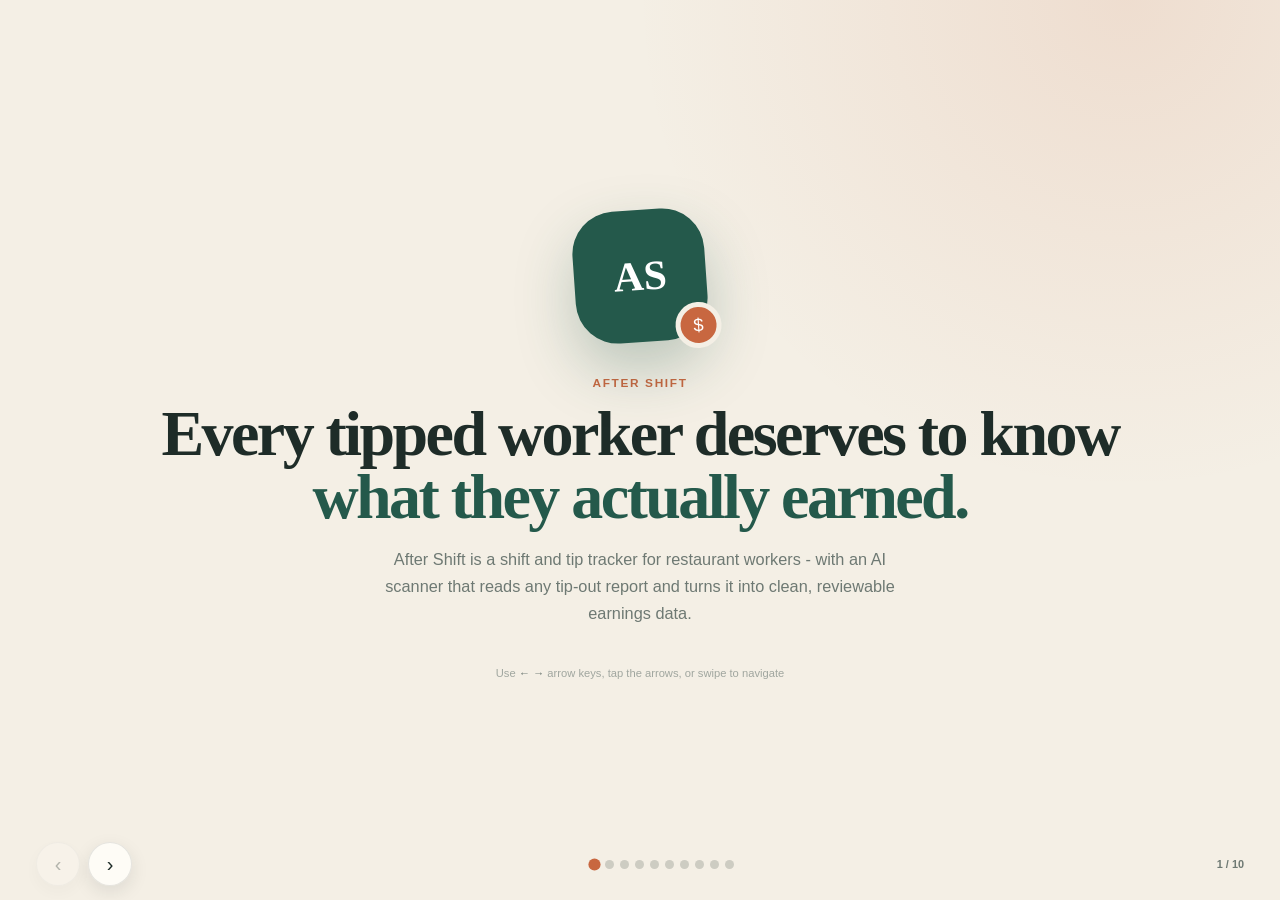
<file: investor-deck.html>
<!doctype html>
<html lang="en">
  <head>
    <meta charset="UTF-8" />
    <meta name="viewport" content="width=device-width, initial-scale=1, viewport-fit=cover" />
    <meta name="theme-color" content="#f4efe5" />
    <title>After Shift - Investor Presentation</title>
    <style>
      :root {
        color-scheme: light;
        --ink: #1e2c28;
        --muted: #6e7973;
        --cream: #f4efe5;
        --paper: #fffdf8;
        --green: #24594b;
        --green-light: #d9e9df;
        --rust: #c86740;
        --line: rgba(30, 44, 40, 0.11);
        font-family: Inter, ui-sans-serif, -apple-system, BlinkMacSystemFont, "SF Pro Display", "Segoe UI", sans-serif;
      }

      * { box-sizing: border-box; }
      html, body { height: 100%; }
      body { overflow: hidden; margin: 0; background: radial-gradient(circle at 88% 0%, rgba(200,103,64,.13), transparent 34%), var(--cream); color: var(--ink); }
      button { color: inherit; font: inherit; }

      .deck { position: relative; height: 100dvh; }
      .slide { position: absolute; inset: 0; display: grid; place-items: center; visibility: hidden; opacity: 0; padding: clamp(20px, 4vw, 56px); transition: opacity .38s ease; overflow-y: auto; }
      .slide.active { visibility: visible; opacity: 1; }
      .slide-inner { display: grid; width: min(100%, 1060px); gap: clamp(22px, 4vw, 54px); grid-template-columns: 1fr; align-items: center; animation: slideIn .5s cubic-bezier(.22,.9,.36,1) both; }
      .slide.active .slide-inner { animation: slideIn .5s cubic-bezier(.22,.9,.36,1) both; }
      @keyframes slideIn { from { opacity: 0; transform: translateY(18px); } }
      @media (min-width: 880px) { .slide-inner.split { grid-template-columns: 1.05fr .95fr; } }

      .eyebrow { margin: 0 0 12px; color: var(--rust); font-size: clamp(.62rem, 1.3vw, .74rem); font-weight: 850; letter-spacing: .14em; }
      h1 { margin: 0 0 18px; font-family: Georgia, serif; font-size: clamp(2.1rem, 5.4vw, 4rem); line-height: .99; letter-spacing: -.04em; }
      h1 em { color: var(--green); font-style: normal; }
      .lead { max-width: 520px; margin: 0; color: var(--muted); font-size: clamp(.86rem, 1.7vw, 1.02rem); line-height: 1.65; }
      .lead b { color: var(--ink); }
      .footnote { margin: 18px 0 0; color: #a0a69f; font-size: .66rem; line-height: 1.5; }

      .title-card { text-align: center; }
      .title-card .lead { margin: 0 auto; }
      .brand-mark { position: relative; display: grid; width: clamp(96px, 14vw, 132px); height: clamp(96px, 14vw, 132px); place-items: center; margin: 0 auto 34px; border-radius: 32%; background: var(--green); box-shadow: 0 26px 60px rgba(36,89,75,.28); color: white; transform: rotate(-4deg); }
      .brand-mark strong { font-family: Georgia, serif; font-size: clamp(1.9rem, 4vw, 2.6rem); }
      .brand-mark span { position: absolute; right: -12px; bottom: -10px; display: grid; width: clamp(36px, 5vw, 46px); height: clamp(36px, 5vw, 46px); place-items: center; border: 5px solid var(--cream); border-radius: 50%; background: var(--rust); font-size: clamp(.9rem, 2vw, 1.15rem); }
      .press-hint { margin-top: 40px; color: #a0a69f; font-size: .7rem; }
      .press-hint b { color: var(--muted); }

      .stat-row { display: grid; gap: 12px; margin-top: 28px; grid-template-columns: repeat(auto-fit, minmax(150px, 1fr)); }
      .stat-card { padding: 18px 16px; border: 1px solid var(--line); border-radius: 20px; background: rgba(255,253,248,.85); }
      .stat-card strong { display: block; margin-bottom: 5px; color: var(--green); font-family: Georgia, serif; font-size: clamp(1.3rem, 2.6vw, 1.75rem); letter-spacing: -.02em; }
      .stat-card span { color: var(--muted); font-size: .7rem; line-height: 1.45; }

      .feature-list { display: grid; gap: 11px; margin-top: 26px; }
      .feature-item { display: grid; grid-template-columns: 42px 1fr; gap: 13px; align-items: center; padding: 12px 14px; border: 1px solid var(--line); border-radius: 17px; background: rgba(255,253,248,.85); text-align: left; }
      .feature-item i { display: grid; width: 40px; height: 40px; place-items: center; border-radius: 13px; background: var(--green-light); color: var(--green); font-style: normal; font-size: .95rem; font-weight: 800; }
      .feature-item i.accent { background: #fae3d5; color: var(--rust); }
      .feature-item strong, .feature-item small { display: block; }
      .feature-item strong { font-size: .84rem; }
      .feature-item small { margin-top: 2px; color: var(--muted); font-size: .68rem; line-height: 1.4; }

      .phone { width: min(100%, 320px); justify-self: center; overflow: hidden; border: 7px solid #23312d; border-radius: 44px; background: var(--cream); box-shadow: 0 32px 70px rgba(30,44,40,.26); }
      .phone-screen { padding: 22px 16px 20px; }
      .mini-eyebrow { margin: 0 0 3px; color: var(--rust); font-size: .5rem; font-weight: 850; letter-spacing: .12em; }
      .mini-title { margin: 0 0 14px; font-family: Georgia, serif; font-size: 1.15rem; letter-spacing: -.02em; }
      .hero-mini { padding: 16px; border-radius: 20px; background: var(--green); box-shadow: 0 12px 26px rgba(36,89,75,.2); color: white; }
      .hero-mini small { display: block; color: rgba(255,255,255,.65); font-size: .55rem; font-weight: 700; letter-spacing: .04em; }
      .hero-mini strong { display: block; margin: 6px 0 2px; font-size: 1.9rem; font-weight: 780; letter-spacing: -.05em; }
      .hero-mini em { display: block; margin-bottom: 12px; color: rgba(255,255,255,.68); font-size: .6rem; font-style: normal; }
      .hero-track { height: 4px; overflow: hidden; border-radius: 8px; background: rgba(255,255,255,.16); }
      .hero-track b { display: block; width: 72%; height: 100%; border-radius: inherit; background: #f2b88f; }
      .mini-metrics { display: grid; grid-template-columns: 1fr 1fr; gap: 7px; margin-top: 10px; }
      .mini-metric { padding: 10px 11px; border: 1px solid var(--line); border-radius: 14px; background: rgba(255,253,248,.9); }
      .mini-metric small { display: block; margin-bottom: 3px; color: var(--muted); font-size: .52rem; }
      .mini-metric strong { font-size: .8rem; }
      .mini-shift { display: grid; grid-template-columns: 34px 1fr auto; gap: 9px; align-items: center; margin-top: 10px; padding: 10px; border: 1px solid var(--line); border-radius: 15px; background: rgba(255,253,248,.9); }
      .mini-date { padding: 5px 2px; border-radius: 9px; background: var(--green-light); color: var(--green); text-align: center; }
      .mini-date span { display: block; font-size: .42rem; font-weight: 850; letter-spacing: .07em; }
      .mini-date strong { display: block; font-size: .78rem; }
      .mini-shift-info strong { display: block; font-size: .68rem; }
      .mini-chips { display: flex; flex-wrap: wrap; gap: 3px; margin-top: 4px; }
      .mini-chips span { padding: 2px 5px; border-radius: 6px; background: rgba(30,44,40,.06); color: var(--muted); font-size: .46rem; font-weight: 750; white-space: nowrap; }
      .mini-earned { text-align: right; }
      .mini-earned small { display: block; color: var(--muted); font-size: .42rem; letter-spacing: .05em; }
      .mini-earned strong { color: var(--green); font-size: .76rem; }

      .scan-demo { position: relative; margin-top: 12px; padding: 18px 16px 16px; border-radius: 20px; background: var(--paper); border: 1px solid var(--line); text-align: center; }
      .scan-doc { position: relative; width: 64px; height: 78px; overflow: hidden; margin: 4px auto 12px; color: var(--green); }
      .scan-doc svg { width: 100%; height: 100%; fill: var(--green-light); stroke: currentColor; stroke-linecap: round; stroke-linejoin: round; stroke-width: 2; }
      .scan-doc i { position: absolute; right: 8px; left: 8px; height: 3px; border-radius: 3px; background: var(--rust); box-shadow: 0 0 10px rgba(200,103,64,.7); animation: sweep 1.9s ease-in-out infinite; }
      @keyframes sweep { 0%, 100% { top: 12px; opacity: .5; } 50% { top: 60px; opacity: 1; } }
      .scan-demo p { margin: 0; color: var(--muted); font-size: .62rem; }
      .scan-demo strong { display: block; margin-bottom: 3px; font-family: Georgia, serif; font-size: .95rem; }
      .scan-fields { display: grid; gap: 5px; margin-top: 12px; text-align: left; }
      .scan-field { display: flex; justify-content: space-between; padding: 7px 10px; border-radius: 10px; background: var(--green-light); font-size: .6rem; }
      .scan-field span { color: var(--green); font-weight: 750; }
      .scan-field b { color: var(--ink); }

      .quote-card { max-width: 720px; margin: auto; text-align: center; }
      .quote-card blockquote { margin: 0 0 22px; font-family: Georgia, serif; font-size: clamp(1.5rem, 3.6vw, 2.5rem); line-height: 1.18; letter-spacing: -.02em; }
      .quote-card blockquote em { color: var(--rust); font-style: normal; }

      .roadmap { display: grid; gap: 11px; margin-top: 26px; }
      .roadmap-item { display: grid; grid-template-columns: auto 1fr; gap: 14px; align-items: start; padding: 13px 15px; border: 1px solid var(--line); border-radius: 17px; background: rgba(255,253,248,.85); text-align: left; }
      .roadmap-item time { padding: 4px 9px; border-radius: 9px; background: var(--green); color: white; font-size: .58rem; font-weight: 850; letter-spacing: .05em; white-space: nowrap; }
      .roadmap-item time.soon { background: var(--rust); }
      .roadmap-item time.later { background: #8b9490; }
      .roadmap-item strong, .roadmap-item small { display: block; }
      .roadmap-item strong { font-size: .84rem; }
      .roadmap-item small { margin-top: 2px; color: var(--muted); font-size: .68rem; line-height: 1.45; }

      .tech-grid { display: grid; gap: 11px; margin-top: 26px; grid-template-columns: repeat(auto-fit, minmax(200px, 1fr)); }
      .tech-card { padding: 16px; border: 1px solid var(--line); border-radius: 18px; background: rgba(255,253,248,.85); text-align: left; }
      .tech-card strong { display: block; margin-bottom: 5px; color: var(--green); font-size: .8rem; }
      .tech-card small { color: var(--muted); font-size: .68rem; line-height: 1.5; }

      .controls { position: fixed; z-index: 10; right: 0; bottom: 0; left: 0; display: flex; align-items: center; justify-content: space-between; padding: 14px clamp(16px, 3vw, 36px) calc(env(safe-area-inset-bottom) + 14px); pointer-events: none; }
      .controls > * { pointer-events: auto; }
      .nav-buttons { display: flex; gap: 8px; }
      .nav-buttons button { display: grid; width: 44px; height: 44px; place-items: center; border: 1px solid var(--line); border-radius: 50%; background: rgba(255,253,248,.9); box-shadow: 0 6px 18px rgba(30,44,40,.1); font-size: 1.25rem; cursor: pointer; }
      .nav-buttons button:disabled { opacity: .3; cursor: default; }
      .dots { display: flex; gap: 6px; }
      .dots button { width: 9px; height: 9px; padding: 0; border: 0; border-radius: 50%; background: rgba(30,44,40,.18); cursor: pointer; transition: transform .2s ease, background .2s ease; }
      .dots button.active { background: var(--rust); transform: scale(1.35); }
      .counter { min-width: 52px; color: var(--muted); font-size: .68rem; font-weight: 750; text-align: right; }

      @media (max-width: 879px) {
        .phone { width: min(100%, 270px); }
        .dots { display: none; }
        .slide { padding-bottom: 90px; }
      }
      @media (prefers-reduced-motion: reduce) {
        *, *::before, *::after { animation: none !important; transition: none !important; }
      }
    </style>
  </head>
  <body>
    <main class="deck" id="deck">

      <!-- 1. Title -->
      <section class="slide active">
        <div class="slide-inner title-card">
          <div>
            <div class="brand-mark"><strong>AS</strong><span>$</span></div>
            <p class="eyebrow">AFTER SHIFT</p>
            <h1>Every tipped worker deserves to know<br /><em>what they actually earned.</em></h1>
            <p class="lead">After Shift is a shift and tip tracker for restaurant workers - with an AI scanner that reads any tip-out report and turns it into clean, reviewable earnings data.</p>
            <p class="press-hint">Use <b>&larr; &rarr;</b> arrow keys, tap the arrows, or swipe to navigate</p>
          </div>
        </div>
      </section>

      <!-- 2. Problem -->
      <section class="slide">
        <div class="slide-inner">
          <div>
            <p class="eyebrow">THE PROBLEM</p>
            <h1>Tipped income is a <em>black box.</em></h1>
            <p class="lead">Millions of U.S. restaurant workers earn a sub-minimum base wage - as low as <b>$2.13/hour</b> federally - plus tips that change every single night. Most track earnings in their heads, in a notes app, or not at all.</p>
            <div class="stat-row">
              <div class="stat-card"><strong>$2.13/hr</strong><span>Federal tipped minimum wage - tips make up the rest</span></div>
              <div class="stat-card"><strong>Every shift</strong><span>Sales, tips, tip-outs, and hours vary night to night</span></div>
              <div class="stat-card"><strong>No paper trail</strong><span>Tip-out reports get thrown away; discrepancies go unnoticed</span></div>
            </div>
            <p class="footnote">Federal tipped minimum wage per U.S. Department of Labor. Many states set higher rates.</p>
          </div>
        </div>
      </section>

      <!-- 3. Solution -->
      <section class="slide">
        <div class="slide-inner split">
          <div>
            <p class="eyebrow">THE SOLUTION</p>
            <h1>One tap after every shift. <em>Complete clarity.</em></h1>
            <p class="lead">After Shift turns a photo of the nightly tip-out report into structured earnings data - date, sales, tips, tip-out, and hours - then combines it with the worker's base wage for a true earnings picture.</p>
            <div class="feature-list">
              <div class="feature-item"><i class="accent">AI</i><div><strong>Scan any report format</strong><small>Vision AI reads Toast, Aloha, Micros, handwritten sheets, and more</small></div></div>
              <div class="feature-item"><i>$</i><div><strong>True earnings math</strong><small>Net tips + hourly base pay = what they actually walked with</small></div></div>
              <div class="feature-item"><i>&#10003;</i><div><strong>Human review, always</strong><small>Every scanned field is confirmed by the user before saving</small></div></div>
            </div>
          </div>
          <div class="phone">
            <div class="phone-screen">
              <p class="mini-eyebrow">TUESDAY, AUG 4</p>
              <p class="mini-title">After Shift</p>
              <div class="hero-mini">
                <small>THIS WEEK</small>
                <strong>$612.48</strong>
                <em>estimated earnings at Cheesecake Factory</em>
                <div class="hero-track"><b></b></div>
              </div>
              <div class="mini-metrics">
                <div class="mini-metric"><small>Total tips</small><strong>$589</strong></div>
                <div class="mini-metric"><small>Tip out</small><strong>$74</strong></div>
                <div class="mini-metric"><small>Hours &amp; base</small><strong>24 hrs - $51</strong></div>
                <div class="mini-metric"><small>Earnings / hour</small><strong>$25.52</strong></div>
              </div>
              <div class="mini-shift">
                <div class="mini-date"><span>AUG</span><strong>3</strong></div>
                <div class="mini-shift-info">
                  <strong>Sunday</strong>
                  <div class="mini-chips"><span>$450 sales</span><span>16.8% tips</span><span>2.3% tip out</span></div>
                </div>
                <div class="mini-earned"><small>EARNED</small><strong>$82.29</strong></div>
              </div>
            </div>
          </div>
        </div>
      </section>

      <!-- 4. AI Scanner -->
      <section class="slide">
        <div class="slide-inner split">
          <div>
            <p class="eyebrow">FLAGSHIP FEATURE</p>
            <h1>The scanner that reads <em>any</em> tip sheet.</h1>
            <p class="lead">Every restaurant prints tip-out reports differently. After Shift uses a vision AI pipeline that understands layouts instead of matching templates - so it works on day one at any restaurant.</p>
            <div class="feature-list">
              <div class="feature-item"><i>1</i><div><strong>Snap a photo</strong><small>Native camera prompt - one tap from the home screen</small></div></div>
              <div class="feature-item"><i>2</i><div><strong>AI extracts the fields</strong><small>Date, sales, tips, tip-out, hours - even partial printed dates are resolved correctly</small></div></div>
              <div class="feature-item"><i>3</i><div><strong>Review &amp; save</strong><small>Pre-filled form, confidence warnings, nothing saved without confirmation</small></div></div>
            </div>
          </div>
          <div class="phone">
            <div class="phone-screen">
              <div class="scan-demo">
                <div class="scan-doc">
                  <svg viewBox="0 0 72 88"><path d="M15 4h32l10 10v66l-6-4-7 4-8-4-8 4-7-4-6 4V4Z" /><path d="M47 4v12h10M25 31h22M25 43h16M25 55h22" /></svg>
                  <i></i>
                </div>
                <strong>Reading your report</strong>
                <p>Finding the report date...</p>
                <div class="scan-fields">
                  <div class="scan-field"><span>Date</span><b>Aug 3, 2026</b></div>
                  <div class="scan-field"><span>Sales</span><b>$450.00</b></div>
                  <div class="scan-field"><span>Tips</span><b>$75.60</b></div>
                  <div class="scan-field"><span>Tip out</span><b>$10.35</b></div>
                  <div class="scan-field"><span>Hours</span><b>8.0</b></div>
                </div>
              </div>
            </div>
          </div>
        </div>
      </section>

      <!-- 5. Earnings engine -->
      <section class="slide">
        <div class="slide-inner">
          <div class="quote-card">
            <p class="eyebrow">THE EARNINGS ENGINE</p>
            <blockquote>"I made $100 in tips, tipped out $20, and worked 3 hours at $2.13&hellip;<br /><em>so I earned $86.39.</em>"</blockquote>
            <p class="lead">After Shift is the only place that math happens automatically. Each shift snapshots the wage it was worked at - so raises never rewrite history. Weekly, monthly, and yearly views all include base pay, net tips, tip percentages, and true earnings per hour.</p>
          </div>
        </div>
      </section>

      <!-- 6. Personalization -->
      <section class="slide">
        <div class="slide-inner split">
          <div>
            <p class="eyebrow">BUILT FOR THE INDUSTRY</p>
            <h1>Personal from the <em>first sign-in.</em></h1>
            <p class="lead">A five-question onboarding - all skippable - captures workplace, role, tip arrangement, base wage, and a weekly goal. That context personalizes the app and makes the AI scanner smarter about each user's reports.</p>
            <div class="feature-list">
              <div class="feature-item"><i>W</i><div><strong>Workplace name</strong><small>"This week at Cheesecake Factory" - it feels like their app</small></div></div>
              <div class="feature-item"><i>R</i><div><strong>Role &amp; tip setup</strong><small>Server, bartender, host - individual tips, tip-out, or pooled</small></div></div>
              <div class="feature-item"><i>G</i><div><strong>Goals that motivate</strong><small>Weekly &amp; monthly targets with live progress on the home screen</small></div></div>
            </div>
          </div>
          <div class="phone">
            <div class="phone-screen">
              <p class="mini-eyebrow">4 OF 5</p>
              <p class="mini-title">What is your hourly base pay?</p>
              <div class="hero-mini" style="background: var(--paper); border: 1px solid var(--line); box-shadow: none;">
                <small style="color: var(--muted);">HOURLY BASE PAY</small>
                <strong style="color: var(--green);">$2.13</strong>
                <em style="color: var(--muted);">For example, $2.13 per hour for a tipped server.</em>
                <div class="hero-track" style="background: rgba(36,89,75,.12);"><b style="width: 80%; background: var(--green);"></b></div>
              </div>
              <div class="mini-metrics">
                <div class="mini-metric"><small>Workplace</small><strong>Cheesecake Factory</strong></div>
                <div class="mini-metric"><small>Role</small><strong>Server</strong></div>
                <div class="mini-metric"><small>Tip setup</small><strong>Tips out coworkers</strong></div>
                <div class="mini-metric"><small>Weekly goal</small><strong>$750</strong></div>
              </div>
            </div>
          </div>
        </div>
      </section>

      <!-- 7. Tech & security -->
      <section class="slide">
        <div class="slide-inner">
          <div>
            <p class="eyebrow">TECHNOLOGY &amp; TRUST</p>
            <h1>Production infrastructure, <em>privacy first.</em></h1>
            <p class="lead">Live today as an installable web app, architected so the same secure backend powers the native iPhone app next.</p>
            <div class="tech-grid">
              <div class="tech-card"><strong>Supabase backend</strong><small>Postgres with row-level security - every user can only ever read their own data. Authenticated APIs, versioned migrations.</small></div>
              <div class="tech-card"><strong>Server-side AI</strong><small>OpenAI vision runs inside a secured edge function. API keys never touch the client. Per-user daily scan limits control costs.</small></div>
              <div class="tech-card"><strong>Full account control</strong><small>Email + password auth, password reset, delete-all-data, and permanent account deletion built in - App Store ready.</small></div>
              <div class="tech-card"><strong>Human-in-the-loop</strong><small>AI output is always reviewed before saving. Earnings are clearly labeled as estimates - not payroll or tax advice.</small></div>
            </div>
          </div>
        </div>
      </section>

      <!-- 8. Roadmap -->
      <section class="slide">
        <div class="slide-inner">
          <div>
            <p class="eyebrow">ROADMAP</p>
            <h1>From web app to <em>App Store.</em></h1>
            <div class="roadmap">
              <div class="roadmap-item"><time>LIVE</time><div><strong>Full product on the web</strong><small>AI report scanning, earnings engine with base pay, onboarding, goals, shift editing, charts - installable on any phone today</small></div></div>
              <div class="roadmap-item"><time class="soon">NEXT</time><div><strong>Native iPhone app</strong><small>SwiftUI + VisionKit document scanning with edge detection, Face ID lock, widgets, offline entry - same Supabase backend</small></div></div>
              <div class="roadmap-item"><time class="soon">NEXT</time><div><strong>Smarter scanning</strong><small>Per-restaurant layout memory, duplicate detection, POS-format recognition, multi-page reports</small></div></div>
              <div class="roadmap-item"><time class="later">LATER</time><div><strong>Deeper value</strong><small>Paycheck reconciliation, CSV/PDF export for tax season, calendar view, insights, premium tier</small></div></div>
            </div>
          </div>
        </div>
      </section>

      <!-- 9. Why now -->
      <section class="slide">
        <div class="slide-inner">
          <div>
            <p class="eyebrow">WHY NOW</p>
            <h1>Vision AI just made this <em>possible.</em></h1>
            <p class="lead">Template-based OCR could never handle thousands of different tip-sheet formats - so this product couldn't exist until now. Modern vision models understand documents the way people do, and After Shift wraps that capability in a workflow tipped workers actually need: <b>scan, review, done.</b></p>
            <div class="stat-row">
              <div class="stat-card"><strong>Any format</strong><span>No templates to build or maintain - new restaurants work on day one</span></div>
              <div class="stat-card"><strong>Habit-forming</strong><span>Used at the end of every shift, several times a week</span></div>
              <div class="stat-card"><strong>Cost-controlled</strong><span>Cheap per-scan economics with per-user rate limits already in place</span></div>
            </div>
          </div>
        </div>
      </section>

      <!-- 10. Close -->
      <section class="slide">
        <div class="slide-inner title-card">
          <div>
            <div class="brand-mark"><strong>AS</strong><span>$</span></div>
            <p class="eyebrow">AFTER SHIFT</p>
            <h1>Know what you<br /><em>walked with.</em></h1>
            <p class="lead">Live product. Real AI moat. A daily habit for an underserved workforce.<br /><b>Let's build the app every tipped worker opens after every shift.</b></p>
            <p class="press-hint">Live demo: <b>xaxaxzaazax.github.io/after-shift</b></p>
          </div>
        </div>
      </section>

    </main>

    <footer class="controls">
      <div class="nav-buttons">
        <button id="prevButton" type="button" aria-label="Previous slide">&lsaquo;</button>
        <button id="nextButton" type="button" aria-label="Next slide">&rsaquo;</button>
      </div>
      <div class="dots" id="dots" aria-label="Slides"></div>
      <div class="counter" id="counter">1 / 10</div>
    </footer>

    <script>
      const slides = [...document.querySelectorAll(".slide")];
      const dots = document.querySelector("#dots");
      const counter = document.querySelector("#counter");
      const prevButton = document.querySelector("#prevButton");
      const nextButton = document.querySelector("#nextButton");
      let index = 0;

      slides.forEach((_, i) => {
        const dot = document.createElement("button");
        dot.type = "button";
        dot.setAttribute("aria-label", `Go to slide ${i + 1}`);
        dot.addEventListener("click", () => go(i));
        dots.append(dot);
      });

      function go(next) {
        index = Math.max(0, Math.min(slides.length - 1, next));
        slides.forEach((slide, i) => slide.classList.toggle("active", i === index));
        [...dots.children].forEach((dot, i) => dot.classList.toggle("active", i === index));
        counter.textContent = `${index + 1} / ${slides.length}`;
        prevButton.disabled = index === 0;
        nextButton.disabled = index === slides.length - 1;
      }

      prevButton.addEventListener("click", () => go(index - 1));
      nextButton.addEventListener("click", () => go(index + 1));

      document.addEventListener("keydown", (event) => {
        if (event.key === "ArrowRight" || event.key === " " || event.key === "PageDown") { event.preventDefault(); go(index + 1); }
        if (event.key === "ArrowLeft" || event.key === "PageUp") { event.preventDefault(); go(index - 1); }
        if (event.key === "Home") go(0);
        if (event.key === "End") go(slides.length - 1);
        if (event.key.toLowerCase() === "f") {
          if (document.fullscreenElement) document.exitFullscreen();
          else document.documentElement.requestFullscreen?.();
        }
      });

      let touchStartX = null;
      document.addEventListener("touchstart", (event) => { touchStartX = event.touches[0].clientX; }, { passive: true });
      document.addEventListener("touchend", (event) => {
        if (touchStartX === null) return;
        const delta = event.changedTouches[0].clientX - touchStartX;
        if (Math.abs(delta) > 45) go(index + (delta < 0 ? 1 : -1));
        touchStartX = null;
      }, { passive: true });

      go(0);
    </script>
  </body>
</html>
</file>
